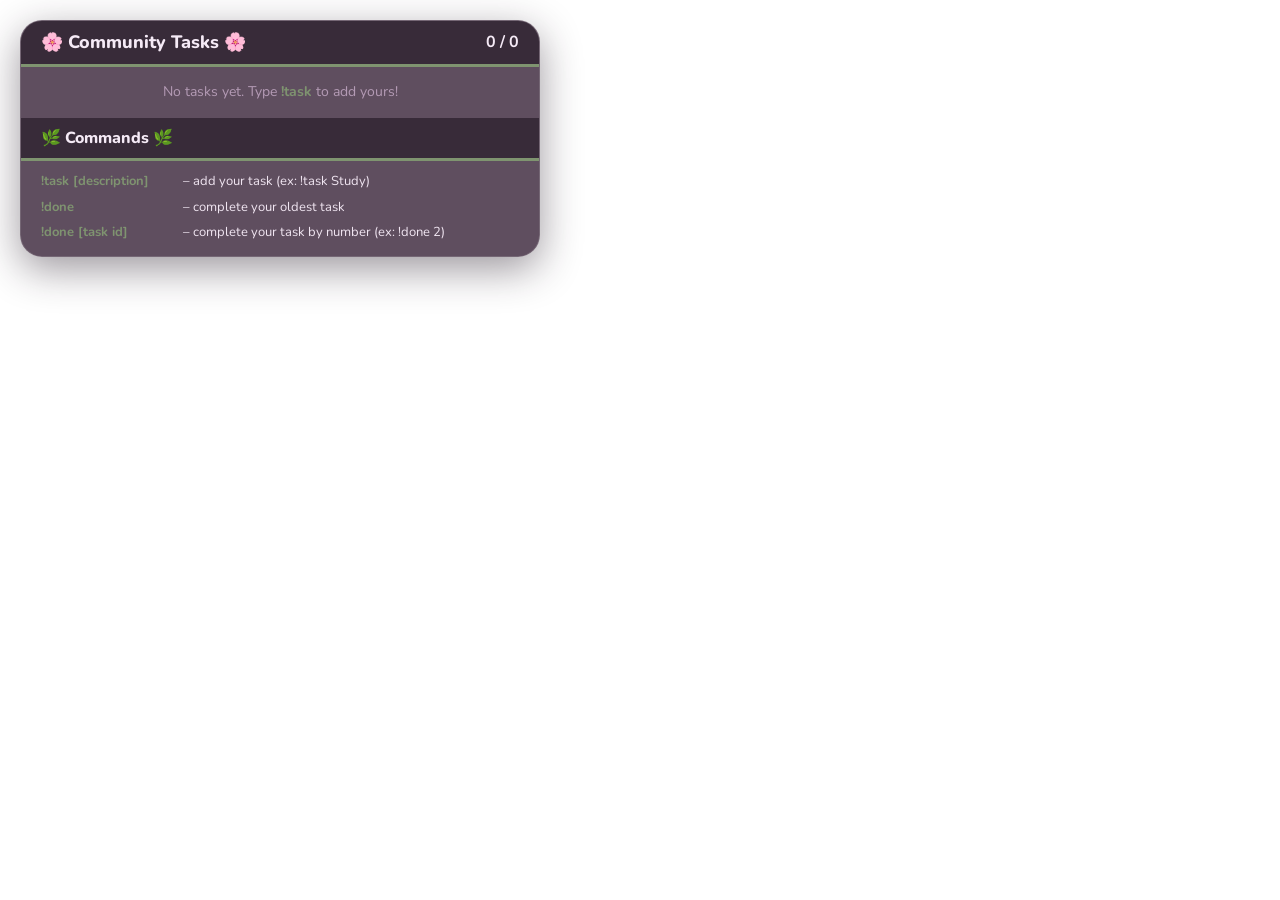
<file: overlay/index.html>
<!DOCTYPE html>
<html lang="en">
<head>
    <meta charset="UTF-8">
    <meta name="viewport" content="width=device-width, initial-scale=1.0">

    <title>Community Tasks</title>

    <link rel="preconnect" href="https://fonts.googleapis.com">
    <link rel="preconnect" href="https://fonts.gstatic.com" crossorigin>
    <link rel="stylesheet" href="https://fonts.googleapis.com/css2?family=Nunito:wght@500;700;800&display=swap">
    <link rel="stylesheet" href="style.css">
</head>

<body>
    <div class="panel" id="panel">
        <div class="header">
            <div class="title" id="title">🌸 Community Tasks 🌸</div>
            <div class="counter" id="counter">0 / 0</div>
        </div>

        <div class="status" id="status" hidden>
            <span class="status-dot"></span>
            <span id="statusText">Connecting to Streamer.bot…</span>
        </div>

        <div class="tasks" id="taskList"></div>

        <div class="empty" id="empty" hidden>
            No tasks yet. Type <span class="command-name">!task</span> to add yours!
        </div>

        <!-- Edit the command list freely; it is plain HTML. -->
        <div class="footer" id="footer">
            <div class="footer-title">🌿 Commands 🌿</div>
            <div class="command">
                <span class="command-name">!task [description]</span>
                <span class="command-description">add your task (ex: !task Study)</span>
            </div>
            <div class="command">
                <span class="command-name">!done</span>
                <span class="command-description">complete your oldest task</span>
            </div>
            <div class="command">
                <span class="command-name">!done [task id]</span>
                <span class="command-description">complete your task by number (ex: !done 2)</span>
            </div>
            <div class="command" id="extraCommands" hidden>
                <span class="command-name" id="extraText"></span>
            </div>
        </div>
    </div>

    <script src="app.js"></script>
</body>
</html>
</file>
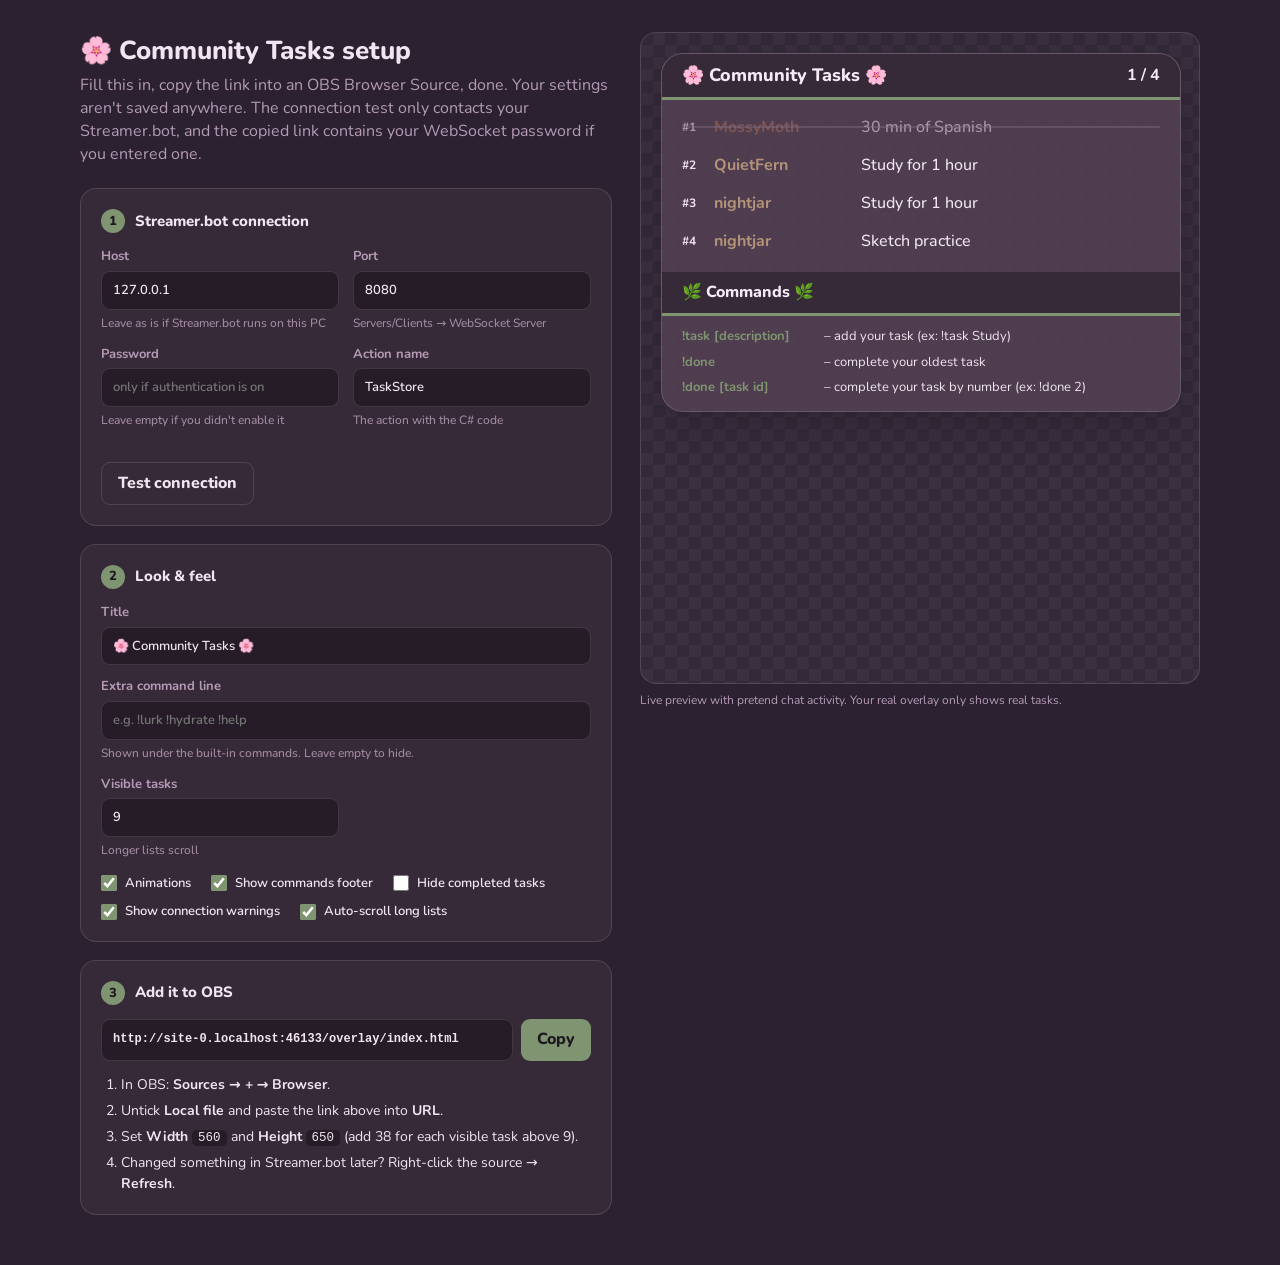
<file: overlay/setup.html>
<!DOCTYPE html>
<html lang="en">
<head>
    <meta charset="UTF-8">
    <meta name="viewport" content="width=device-width, initial-scale=1.0">
    <title>Community Tasks Setup</title>
    <link rel="stylesheet" href="https://fonts.googleapis.com/css2?family=Nunito:wght@500;700;800&display=swap">
    <style>
        :root{
            --bg:#2B2130; --card:#372A38; --line:rgba(255,255,255,.12);
            --text:#F0E5F1; --muted:#B49BB5; --accent:#7F9470; --accent-2:#9DB99A;
            --ok:#9DB99A; --bad:#D08770;
        }
        *{ box-sizing:border-box; margin:0; padding:0; }
        body{ background:var(--bg); color:var(--text); font-family:'Nunito',system-ui,sans-serif; line-height:1.45; padding:32px 16px; }
        main{ max-width:1120px; margin:0 auto; display:grid; grid-template-columns:minmax(0,1fr) 560px; gap:28px; align-items:start; }
        @media (max-width:1000px){ main{ grid-template-columns:1fr; } }
        h1{ font-size:26px; font-weight:800; margin-bottom:4px; }
        .lead{ color:var(--muted); margin-bottom:22px; }
        section{ background:var(--card); border:1px solid var(--line); border-radius:16px; padding:20px; margin-bottom:18px; }
        h2{ font-size:15px; font-weight:800; margin-bottom:14px; display:flex; gap:10px; align-items:center; }
        h2 .n{ width:24px; height:24px; border-radius:50%; background:var(--accent); color:#1d1720; display:grid; place-items:center; font-size:13px; }
        .grid{ display:grid; grid-template-columns:1fr 1fr; gap:12px 14px; }
        .grid .wide{ grid-column:1 / -1; }
        label{ display:flex; flex-direction:column; gap:5px; font-size:13px; font-weight:700; color:var(--muted); }
        input[type=text], input[type=password], input[type=number]{
            background:#251C27; border:1px solid var(--line); border-radius:9px; color:var(--text);
            font:inherit; font-weight:600; padding:9px 11px; outline:none;
        }
        input:focus{ border-color:var(--accent); }
        .hint{ font-weight:500; font-size:12px; color:var(--muted); opacity:.85; }
        .checks{ display:flex; flex-wrap:wrap; gap:10px 20px; }
        .checks label{ flex-direction:row; align-items:center; gap:8px; color:var(--text); font-weight:600; cursor:pointer; }
        input[type=checkbox]{ accent-color:var(--accent); width:16px; height:16px; }
        .url{ display:flex; gap:8px; }
        .url input{ flex:1; min-width:0; font-family:ui-monospace,Consolas,monospace; font-size:12px; }
        button{ background:var(--accent); color:#1d1720; border:0; border-radius:9px; padding:9px 16px; font:inherit; font-weight:800; cursor:pointer; white-space:nowrap; }
        button.ghost{ background:transparent; color:var(--text); border:1px solid var(--line); }
        button:hover{ filter:brightness(1.1); }
        ol{ padding-left:20px; display:flex; flex-direction:column; gap:6px; font-size:14px; }
        code{ background:#251C27; border-radius:5px; padding:1px 6px; font-size:12.5px; }
        .result{ margin-top:12px; font-size:13px; font-weight:700; min-height:20px; }
        .result.ok{ color:var(--ok); } .result.bad{ color:var(--bad); }
        .preview{ position:sticky; top:20px; }
        .preview-frame{ border-radius:16px; overflow:hidden; border:1px solid var(--line);
            background:repeating-conic-gradient(#3a3040 0 25%, #332a39 0 50%) 0 0/24px 24px; }
        iframe{ display:block; width:560px; height:650px; border:0; max-width:100%; }
        .preview p{ color:var(--muted); font-size:12px; margin-top:8px; }
    </style>
</head>
<body>
    <main>
    <div>
        <h1>🌸 Community Tasks setup</h1>
        <p class="lead">Fill this in, copy the link into an OBS Browser Source, done. Your settings aren't saved anywhere. The connection test only contacts your Streamer.bot, and the copied link contains your WebSocket password if you entered one.</p>

        <section>
            <h2><span class="n">1</span> Streamer.bot connection</h2>
            <div class="grid">
                <label>Host <input type="text" id="host" value="127.0.0.1"><span class="hint">Leave as is if Streamer.bot runs on this PC</span></label>
                <label>Port <input type="number" id="port" value="8080"><span class="hint">Servers/Clients → WebSocket Server</span></label>
                <label>Password <input type="password" id="password" placeholder="only if authentication is on"><span class="hint">Leave empty if you didn't enable it</span></label>
                <label>Action name <input type="text" id="action" value="TaskStore"><span class="hint">The action with the C# code</span></label>
            </div>
            <div class="result" id="testResult"></div>
            <button class="ghost" id="testBtn" type="button">Test connection</button>
        </section>

        <section>
            <h2><span class="n">2</span> Look &amp; feel</h2>
            <div class="grid">
                <label class="wide">Title <input type="text" id="title" value="🌸 Community Tasks 🌸"></label>
                <label class="wide">Extra command line <input type="text" id="extra" placeholder="e.g. !lurk !hydrate !help"><span class="hint">Shown under the built-in commands. Leave empty to hide.</span></label>
                <label>Visible tasks <input type="number" id="rows" value="9" min="1" max="30"><span class="hint">Longer lists scroll</span></label>
            </div>
            <div class="checks" style="margin-top:14px">
                <label><input type="checkbox" id="anim" checked> Animations</label>
                <label><input type="checkbox" id="footer" checked> Show commands footer</label>
                <label><input type="checkbox" id="hidedone"> Hide completed tasks</label>
                <label><input type="checkbox" id="status" checked> Show connection warnings</label>
                <label><input type="checkbox" id="autoscroll" checked> Auto-scroll long lists</label>
            </div>
        </section>

        <section>
            <h2><span class="n">3</span> Add it to OBS</h2>
            <div class="url">
                <input type="text" id="url" readonly>
                <button id="copyBtn" type="button">Copy</button>
            </div>
            <ol style="margin-top:14px">
                <li>In OBS: <b>Sources → + → Browser</b>.</li>
                <li>Untick <b>Local file</b> and paste the link above into <b>URL</b>.</li>
                <li>Set <b>Width</b> <code>560</code> and <b>Height</b> <code>650</code> (add 38 for each visible task above 9).</li>
                <li>Changed something in Streamer.bot later? Right-click the source → <b>Refresh</b>.</li>
            </ol>
        </section>
    </div>

    <div class="preview">
        <div class="preview-frame"><iframe id="preview" title="Overlay preview"></iframe></div>
        <p>Live preview with pretend chat activity. Your real overlay only shows real tasks.</p>
    </div>
    </main>

    <script>
    const $ = id => document.getElementById(id);
    const fields = ["host","port","password","action","title","extra","rows"];
    const checks = ["anim","footer","hidedone","status","autoscroll"];
    const defaults = { host:"127.0.0.1", port:"8080", action:"TaskStore", title:"🌸 Community Tasks 🌸",
                    rows:"9", anim:true, footer:true, hidedone:false, status:true, autoscroll:true };
    const overlayUrl = new URL("index.html", location.href);

    function buildParams(forPreview) {
        const p = new URLSearchParams();
        fields.forEach(f => {
            const v = $(f).value.trim();
            if (forPreview && ["host","port","password","action"].includes(f)) return;

            if (f === "rows") {
                const n = Number.parseInt(v, 10);
                if (!Number.isFinite(n)) return;
                const rows = Math.max(1, Math.min(30, n));   // same limit as app.js
                if (String(rows) !== defaults.rows) p.set(f, String(rows));
                return;
            }

            if (v && v !== defaults[f]) p.set(f, v);
        });
        checks.forEach(c => { if ($(c).checked !== defaults[c]) p.set(c, $(c).checked ? "1" : "0"); });
        if (forPreview) p.set("demo", "1");
        return p;
    }

    let previewTimer;
    function update() {
        const p = buildParams(false).toString();
        $("url").value = overlayUrl.href + (p ? "?" + p : "");
        clearTimeout(previewTimer);
        previewTimer = setTimeout(() => {
            $("preview").src = overlayUrl.href + "?" + buildParams(true).toString();
        }, 350);
    }

    document.querySelectorAll("input").forEach(i => i.addEventListener("input", update));
    update();

    $("copyBtn").onclick = async () => {
        const btn = $("copyBtn");
        try { await navigator.clipboard.writeText($("url").value); }
        catch { $("url").select(); document.execCommand("copy"); }
        btn.textContent = "Copied!";
        setTimeout(() => btn.textContent = "Copy", 1400);
    };

    /* ---------- connection test ---------- */
    async function sha256Base64(text) {
        const hash = await crypto.subtle.digest("SHA-256", new TextEncoder().encode(text));
        return btoa(String.fromCharCode(...new Uint8Array(hash)));
    }

    function result(text, ok) {
        const r = $("testResult");
        r.textContent = text;
        r.className = "result " + (ok === true ? "ok" : ok === false ? "bad" : "");
    }

    let currentTest = 0;          // only the latest test may update the result
    let cancelPrevious = null;    // stops a still-running older test completely

    $("testBtn").onclick = () => {
        const testId = ++currentTest;
        if (cancelPrevious) cancelPrevious();   // closes its socket and clears its timers
        const host = $("host").value.trim() || "127.0.0.1";
        const port = $("port").value.trim() || "8080";
        const pw = $("password").value;
        const action = $("action").value.trim() || "TaskStore";
        result("Connecting…");

        let ws, done = false;
        let answerTimer;

        // Every exit goes through here, so both timers are always cleared.
        const finish = (text, ok) => {
            if (done) return;
            done = true;
            clearTimeout(timeout);
            clearTimeout(answerTimer);
            if (testId === currentTest) result(text, ok);
            if (cancelPrevious === cancelThisTest) cancelPrevious = null;   // only clear our own
            try { ws?.close(); } catch {}
        };

        const cancelThisTest = () => finish("", false);   // silent: testId is no longer current
        cancelPrevious = cancelThisTest;

        const timeout = setTimeout(() => {
            finish(`No answer from ${host}:${port}. Is Streamer.bot open and the WebSocket Server started?`, false);
        }, 5000);

        // Subscribe like the overlay does, then ask TaskStore for the list. Success
        // means the task-list broadcast actually arrived, not just that the request
        // was accepted (a C# compile error would still be "accepted").
        const askAction = () => {
            if (done || ws.readyState !== WebSocket.OPEN) return;
            ws.send(JSON.stringify({ request: "Subscribe", id: "t-sub", events: { General: ["Custom"] } }));
            ws.send(JSON.stringify({ request: "DoAction", id: "t-get", action: { name: action }, args: { operation: "get" } }));
        };

        try { ws = new WebSocket(`ws://${host}:${port}/`); }
        catch { return finish("That host/port doesn't look right.", false); }

        ws.onopen = () => {};   // wait for Streamer.bot's "Hello"
        ws.onerror = () => {};
        ws.onclose = () => { finish(`Couldn't connect to ${host}:${port}. Start the WebSocket Server in Streamer.bot (Servers/Clients → WebSocket Server) and check the port.`, false); };
        ws.onmessage = async e => {
            if (done) return;   // a cancelled or finished test never sends anything else
            let m; try { m = JSON.parse(e.data); } catch { return; }
            if (m.request === "Hello") {
                if (m.authentication) {
                    if (!pw) { return finish("Connected, but Streamer.bot asks for a password. Enter it above.", false); }
                    const secret = await sha256Base64(pw + m.authentication.salt);
                    const auth = await sha256Base64(secret + m.authentication.challenge);
                    if (done) return;
                    ws.send(JSON.stringify({ request: "Authenticate", id: "t-auth", authentication: auth }));
                } else askAction();
            } else if (m.id === "t-auth") {
                if (m.status === "ok") askAction();
                else finish("Wrong WebSocket password.", false);
            } else if (m.id === "t-get") {
                if (m.status !== "ok") return finish(`Connected, but Streamer.bot couldn't run an action called "${action}". Check the action name.`, false);
                clearTimeout(timeout);   // the server answered; now give TaskStore its own 4 s
                if (testId === currentTest) result(`Connected. Waiting for "${action}" to send the task list…`);
                answerTimer = setTimeout(() => finish(
                    `Connected, and Streamer.bot accepted the request, but "${action}" never sent the task list back. ` +
                    `Open its C# sub-action, click Compile, and check the Streamer.bot log.`, false), 4000);
            } else if (m.data && m.data.source === "CommunityTasks" && Array.isArray(m.data.tasks)) {
                const n = m.data.tasks.length;
                finish(`✔ Connected, and "${action}" sent the task list (${n} task${n === 1 ? "" : "s"}). You're good to go!`, true);
            }
        };
    };
    </script>
</body>
</html>
</file>
<file: overlay/style.css>
/* =====================================================================
   Community Tasks — overlay theme
   Change the colours below to restyle the whole panel.
   ===================================================================== */
:root{
    --background: rgba(82, 63, 82, .92);
    --panel-background: rgba(55, 42, 56, .96);
    --border: rgba(255,255,255,.14);
    --border-strong: var(--accent);
    --accent: #7F9470;
    --text: #F0E5F1;
    --secondary: #F5EAF6;
    --inactive: #B49BB5;
    --done-user: #A66A59;          /* username colour on finished tasks */
    --shadow: rgba(35, 24, 38, .45);
    --scrollbar: rgba(255,255,255,.20);
    --completed-opacity: .55;

    --panel-width: 520px;
    --visible-tasks: 9;            /* rows shown before the list scrolls */
    --row-height: 38px;
    --font: 'Nunito', sans-serif;
}

*{
    margin:0;
    padding:0;
    box-sizing:border-box;
}

html, body{
    background:transparent;
}

body{
    font-family:var(--font);
    padding:20px;
    line-height:1.3;
    overflow:hidden;
}

.panel{
    width:var(--panel-width);
    max-height:700px;
    display:flex;
    flex-direction:column;
    background:var(--background);
    border:1px solid var(--border);
    border-radius:22px;
    overflow:hidden;
    backdrop-filter:blur(18px);
    box-shadow:0 12px 40px var(--shadow);
}

.header{
    display:flex;
    justify-content:space-between;
    align-items:center;
    padding:10px 20px;
    border-bottom:3px solid var(--border-strong);
    background:var(--panel-background);
}

.title{
    color:var(--secondary);
    font-size:18px;
    font-weight:800;
}

.counter{
    color:var(--secondary);
    font-size:16px;
    font-weight:700;
    font-variant-numeric:tabular-nums;
    display:inline-block;
}

/* ---------- connection status ---------- */
.status{
    display:flex;
    align-items:center;
    gap:8px;
    padding:6px 20px;
    font-size:12px;
    font-weight:700;
    color:var(--inactive);
    background:rgba(0,0,0,.15);
}
.status[hidden]{ display:none; }
.status-dot{
    width:8px;
    height:8px;
    border-radius:50%;
    background:#D08770;
    animation:pulse 1.4s ease-in-out infinite;
}

/* ---------- task list ---------- */
.tasks{
    flex:1;
    overflow-y:auto;
    /* 9 rows + the list's top/bottom padding (8px + 12px) */
    max-height:calc(var(--visible-tasks) * var(--row-height) + 20px);
    padding:8px 20px 12px;
    scrollbar-width:thin;
    scrollbar-color:var(--scrollbar) transparent;
}
.tasks:empty{ padding:0; }

.tasks::-webkit-scrollbar{ width:6px; }
.tasks::-webkit-scrollbar-thumb{
    background:var(--scrollbar);
    border-radius:10px;
}

.empty{
    padding:16px 20px;
    font-size:14px;
    color:var(--inactive);
    text-align:center;
}
.empty[hidden]{ display:none; }

.task{
    position:relative;
    display:flex;
    align-items:center;
    gap:4px;
    min-height:var(--row-height);
    padding:6px 0;
    font-weight:500;
    transition:opacity .4s ease;
}

.task-id{
    position:relative;
    width:28px;
    flex-shrink:0;
    font-size:12px;
    font-weight:700;
    color:var(--text);
}

.user{
    position:relative;
    flex:0 0 30%;
    min-width:0;
    overflow:hidden;
    text-overflow:ellipsis;
    white-space:nowrap;
    font-weight:700;
    transition:color .5s ease;
}

.content{
    position:relative;
    flex:1 1 70%;
    min-width:0;
    overflow:hidden;
    text-overflow:ellipsis;
    white-space:nowrap;
    color:var(--text);
}

/* ---------- completed ---------- */
.completed{
    opacity:var(--completed-opacity);
}
.completed .user{
    color:var(--done-user) !important;
}
.completed::after{
    content:"";
    position:absolute;
    left:0;
    right:0;
    top:50%;
    height:1px;
    background:var(--inactive);
    transform:translateY(-50%);
    transform-origin:left center;
    opacity:.8;
    pointer-events:none;
}
.completed.just-completed::after{
    animation:strike .55s cubic-bezier(.65,0,.35,1) both;
}
.just-completed .task-id{
    animation:pop .5s cubic-bezier(.3,1.6,.5,1);
}

/* ---------- footer ---------- */
.footer{
    display:flex;
    flex-direction:column;
    gap:8px;
    padding-bottom:14px;
}
.footer[hidden]{ display:none; }

.footer-title{
    color:var(--secondary);
    font-size:16px;
    font-weight:800;
    margin-bottom:4px;
    padding:10px 20px;
    background:var(--panel-background);
    border-bottom:3px solid var(--border-strong);
}

.command{
    display:flex;
    align-items:flex-start;
    gap:8px;
    font-size:13px;
    line-height:1.35;
    padding:0 20px;
}
.command[hidden]{ display:none; }

.command-name{
    flex-shrink:0;
    color:var(--accent);
    font-weight:700;
    min-width:28%;
}
.empty .command-name{ min-width:0; }

.command-description{
    color:var(--text);
}
.command-description::before{
    content:"– ";
}

/* ---------- sparkles (new-task burst) ---------- */
.sparkle-layer{
    position:fixed;
    inset:0;
    pointer-events:none;
    z-index:10;
}
.sparkle{
    position:absolute;
    width:13px;
    height:13px;
    margin:-6.5px 0 0 -6.5px;
    background:var(--c, #fff);
    clip-path:polygon(50% 0%, 61% 39%, 100% 50%, 61% 61%, 50% 100%, 39% 61%, 0% 50%, 39% 39%);
    will-change:transform, opacity;
}

/* ---------- keyframes ---------- */
@keyframes strike{
    from{ transform:translateY(-50%) scaleX(0); }
    to  { transform:translateY(-50%) scaleX(1); }
}
@keyframes pop{
    0%  { transform:scale(1); }
    40% { transform:scale(1.45); color:var(--accent); }
    100%{ transform:scale(1); }
}
@keyframes pulse{
    0%,100%{ opacity:.35; }
    50%    { opacity:1; }
}

/* ?anim=0 turns every animation off */
.no-anim *, .no-anim *::before, .no-anim *::after{
    animation:none !important;
    transition:none !important;
}
</file>
